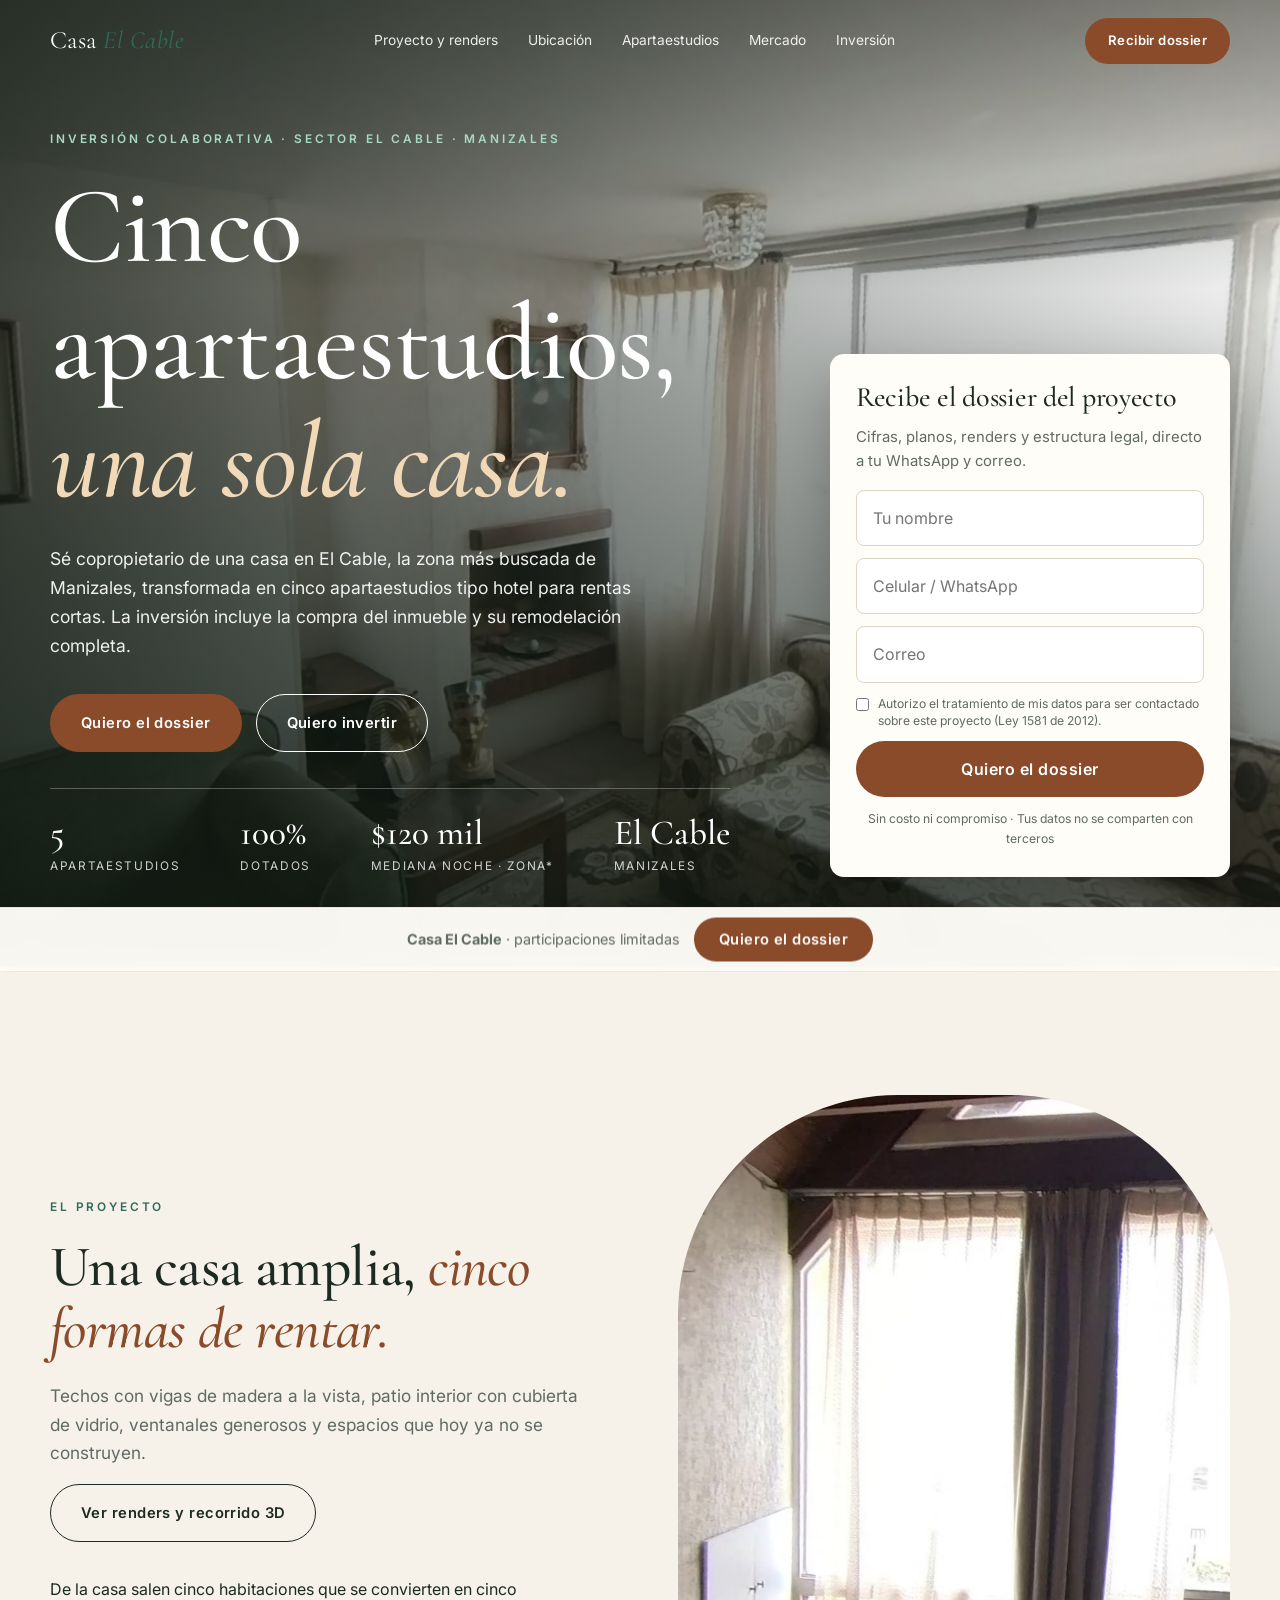
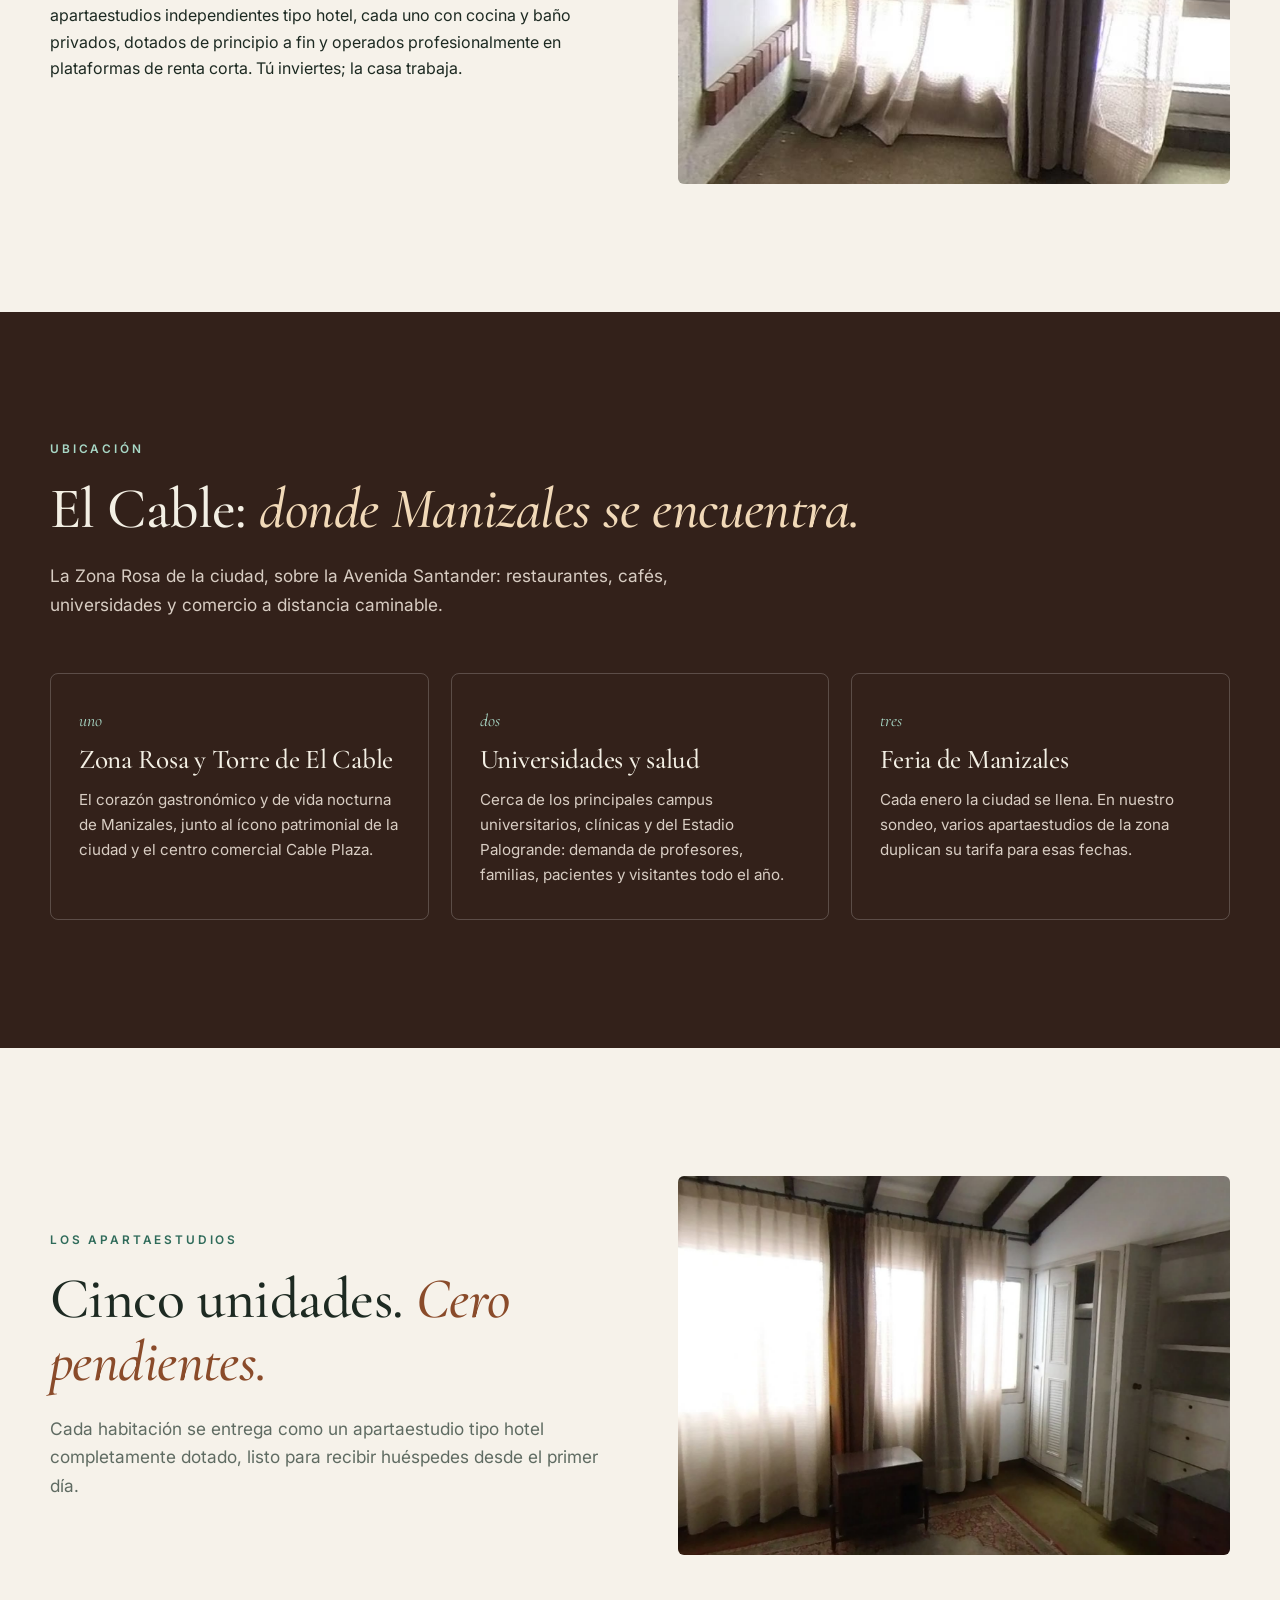
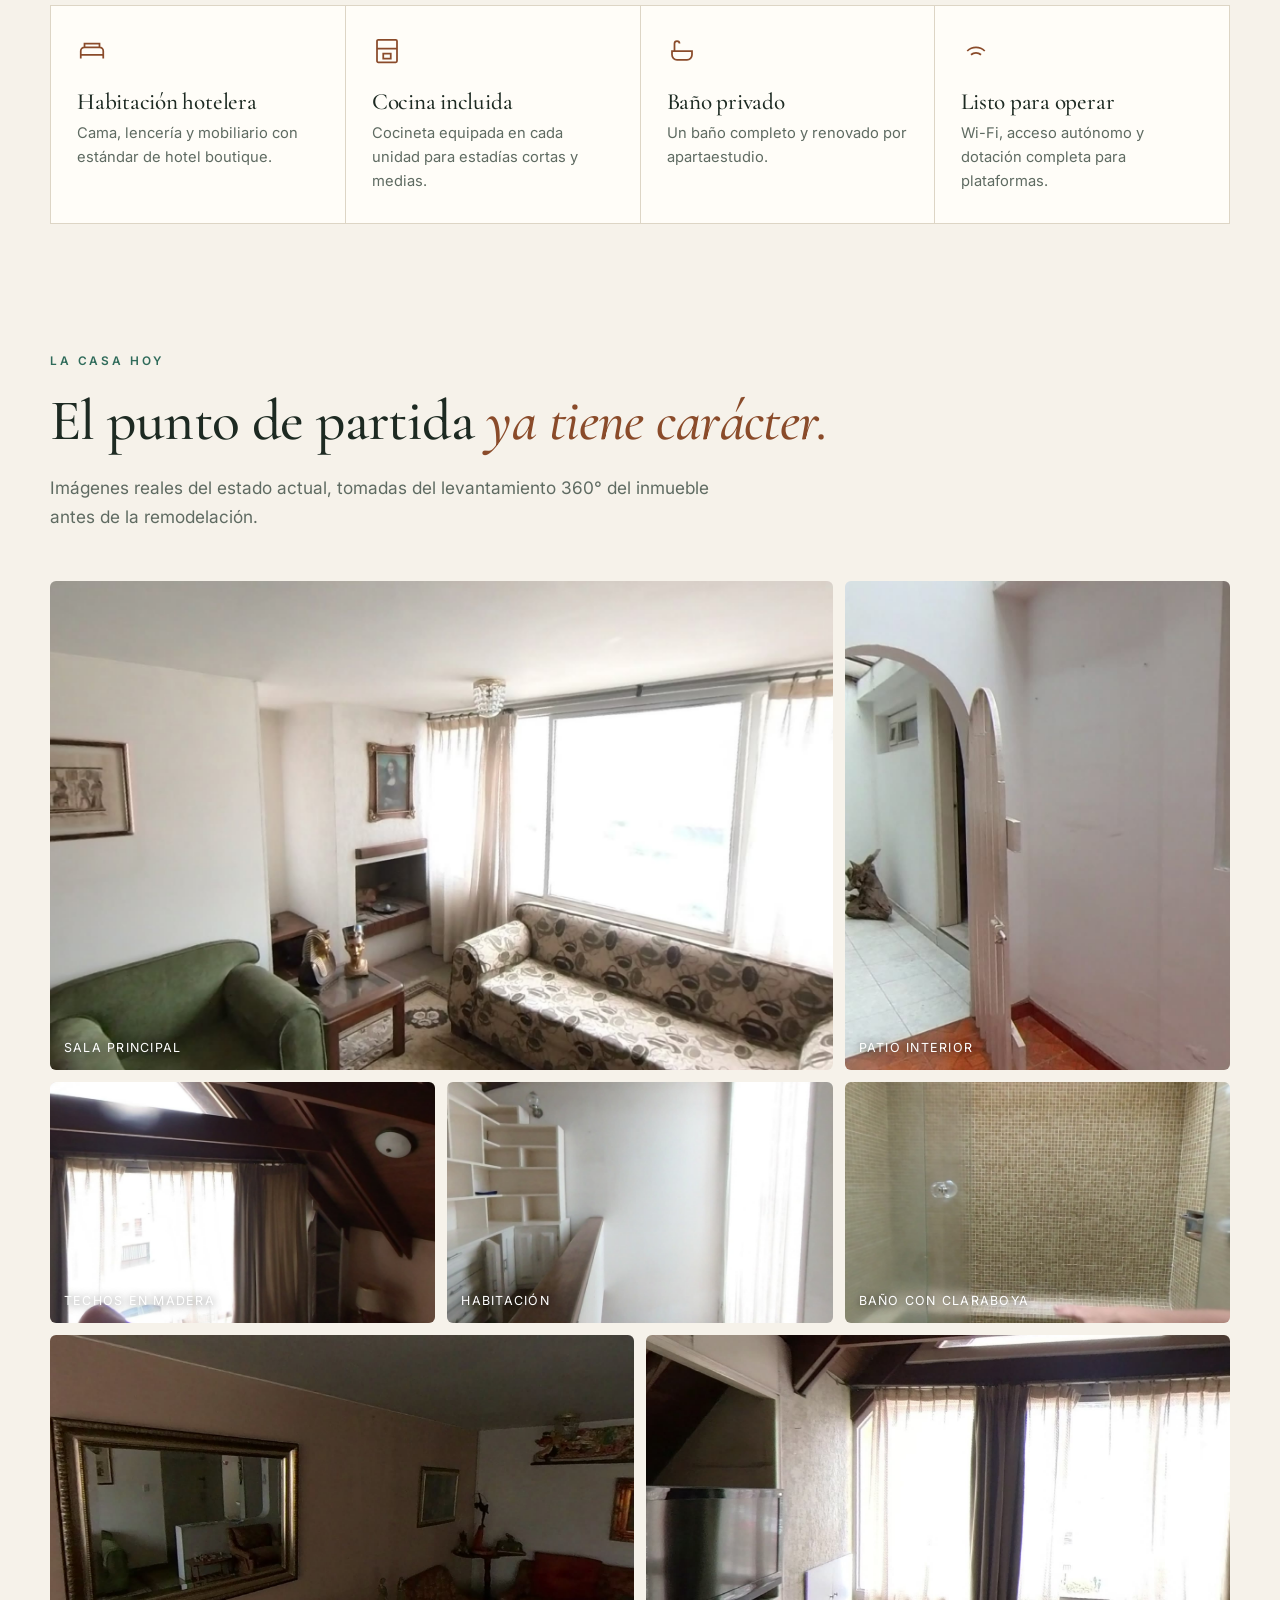
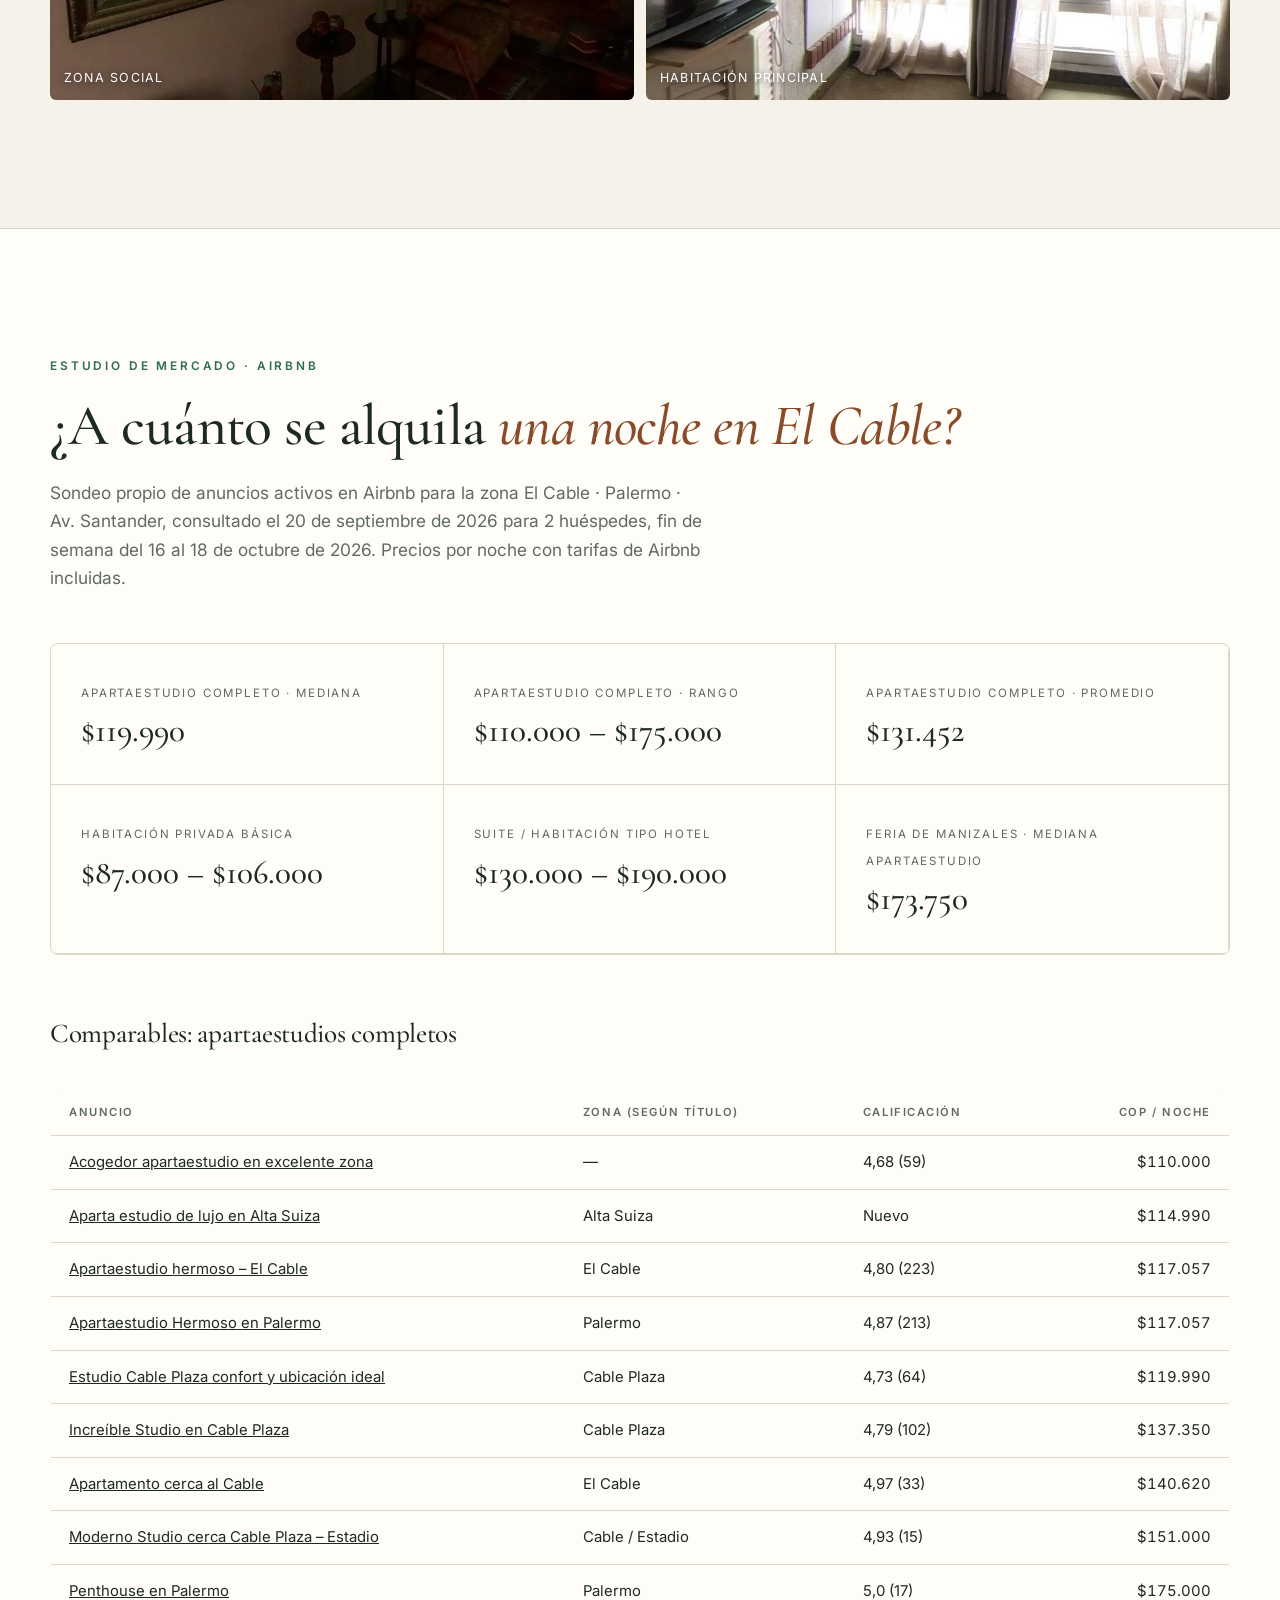
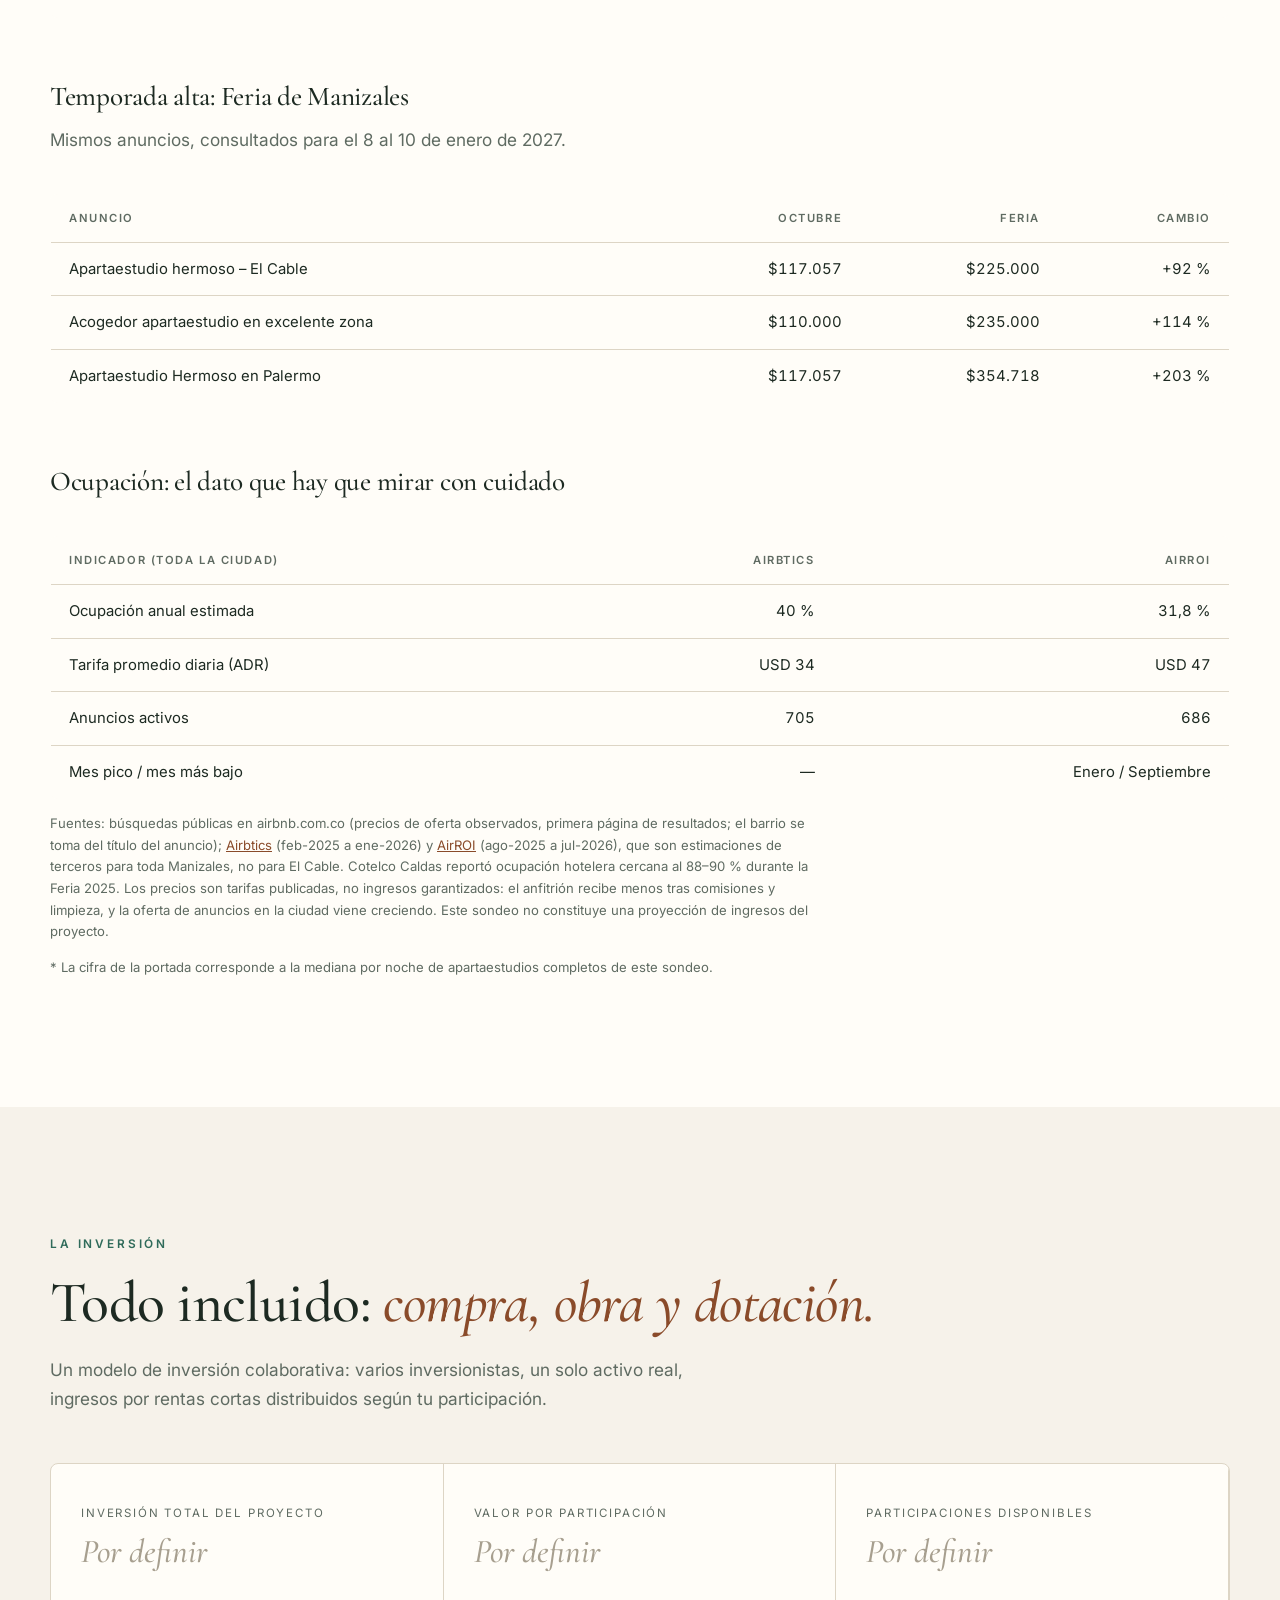
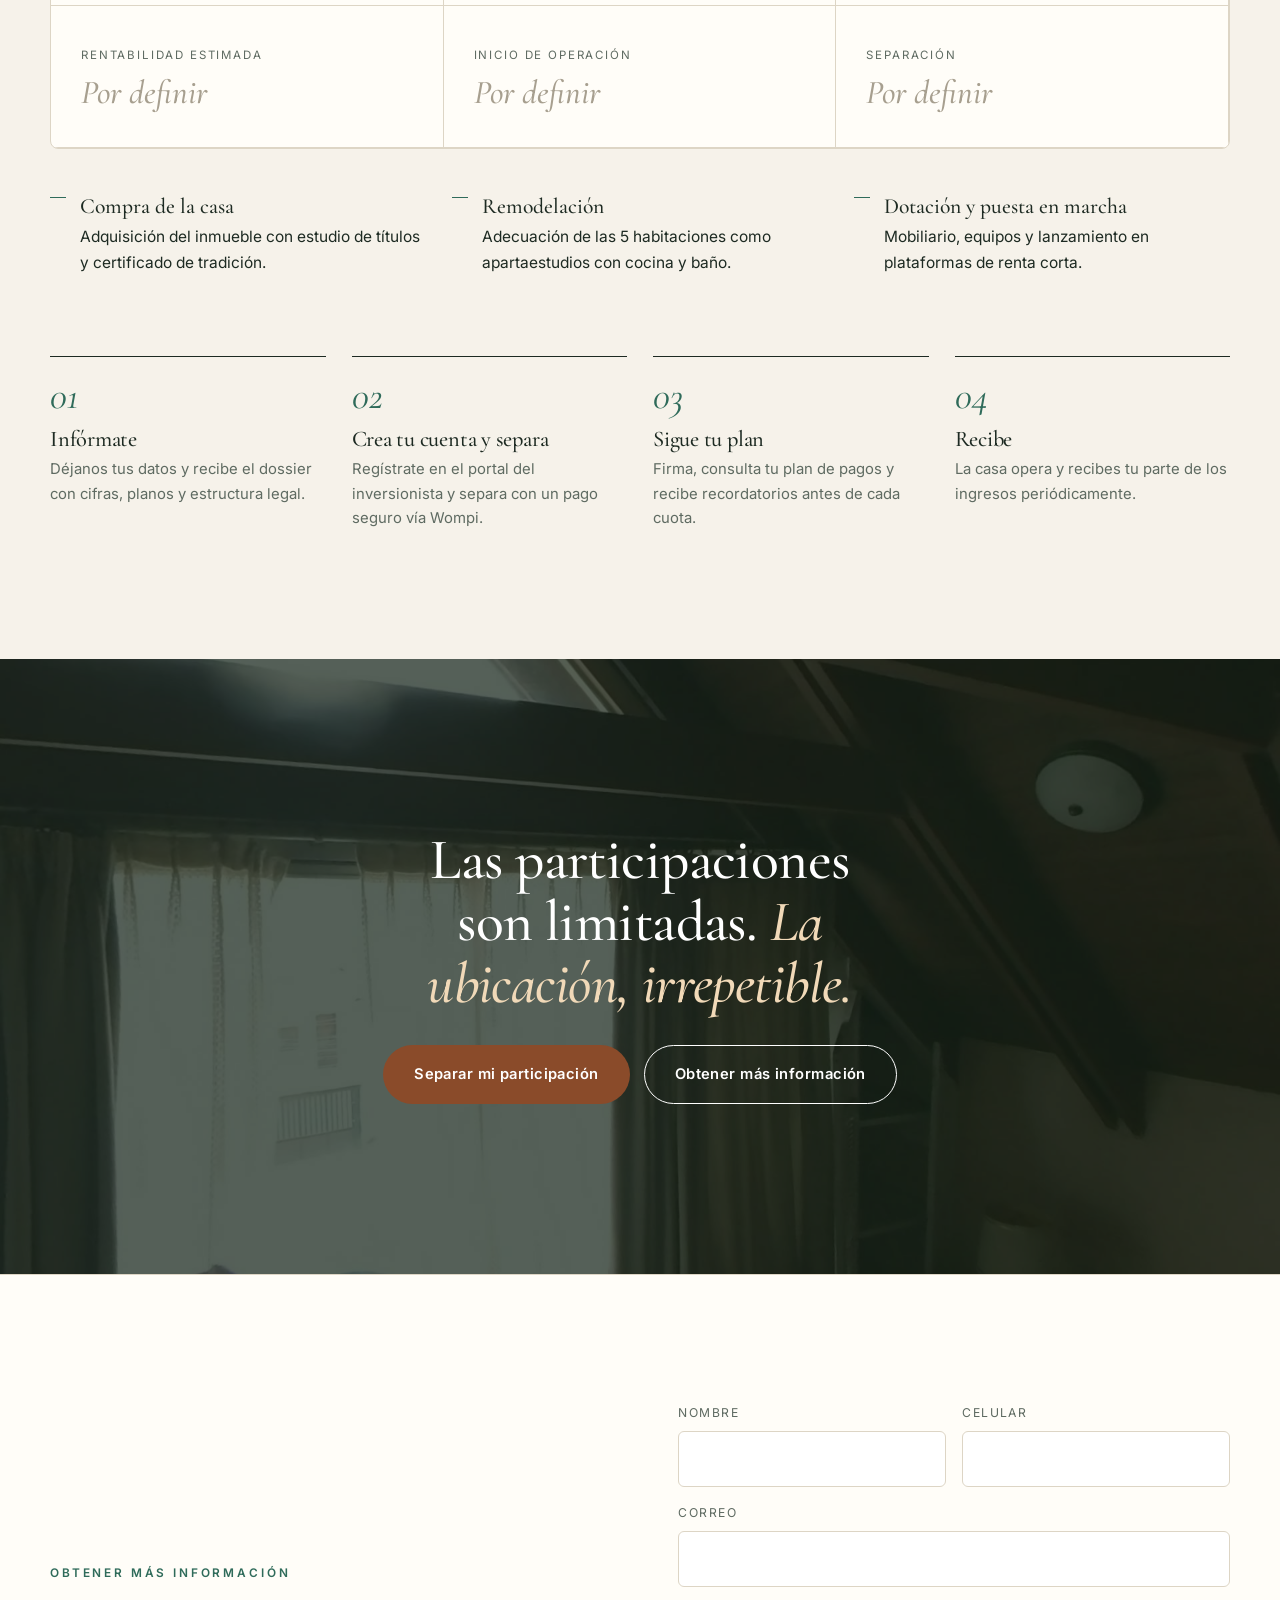
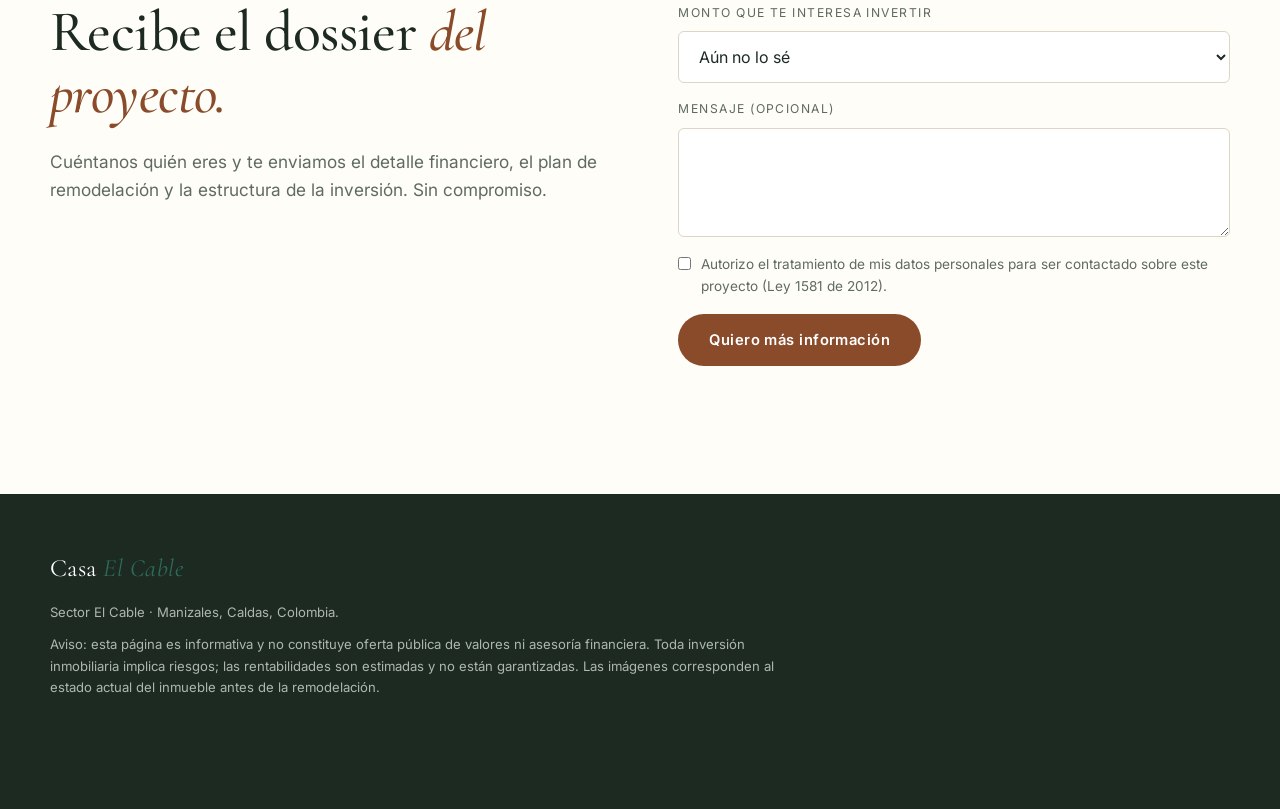
<file: index.html>
<!DOCTYPE html>
<html lang="es">
<head>
<meta charset="utf-8">
<meta name="viewport" content="width=device-width,initial-scale=1">
<title>Casa El Cable · Inversión colaborativa en rentas cortas · Manizales</title>
<meta name="description" content="Invierte en una casa en el sector El Cable, Manizales, transformada en 5 apartaestudios tipo hotel para rentas cortas. Compra + remodelación incluidas. Con estudio de mercado de Airbnb.">
<meta property="og:title" content="Casa El Cable · Inversión colaborativa en Manizales">
<meta property="og:image" content="assets/sala.jpg">
<link rel="preconnect" href="https://fonts.googleapis.com">
<link rel="preconnect" href="https://fonts.gstatic.com" crossorigin>
<link href="https://fonts.googleapis.com/css2?family=Cormorant+Garamond:ital,wght@0,400;0,500;1,400;1,500&family=Inter:wght@400;500;600&display=swap" rel="stylesheet">
<link rel="stylesheet" href="styles.css">
</head>
<body>

<header class="nav" id="nav">
  <div class="wrap">
    <a class="brand" href="#top">Casa <span>El Cable</span></a>
    <ul>
      <li><a href="proyecto.html">Proyecto y renders</a></li>
      <li><a href="#ubicacion">Ubicación</a></li>
      <li><a href="#apartamentos">Apartaestudios</a></li>
      <li><a href="#mercado">Mercado</a></li>
      <li><a href="#inversion">Inversión</a></li>
    </ul>
    <a class="btn btn-primary" href="invertir.html">Invertir</a>
  </div>
</header>

<section class="hero" id="top">
  <div class="hero-media"><video src="assets/clip-sala.mp4" poster="assets/sala.jpg" autoplay muted loop playsinline></video></div>
  <div class="wrap">
    <span class="eyebrow">Inversión colaborativa · Sector El Cable · Manizales</span>
    <h1>Cinco apartaestudios, <em>una sola casa.</em></h1>
    <p>Sé copropietario de una casa en El Cable, la zona más buscada de Manizales, transformada en cinco apartaestudios tipo hotel para rentas cortas. La inversión incluye la compra del inmueble y su remodelación completa.</p>
    <div class="cta">
      <a class="btn btn-primary" href="invertir.html">Quiero invertir</a>
      <a class="btn btn-ghost" href="#contacto">Obtener más información</a>
    </div>
    <div class="hero-facts">
      <div><b>5</b><small>Apartaestudios</small></div>
      <div><b>100%</b><small>Dotados</small></div>
      <div><b>$120 mil</b><small>Mediana noche · zona*</small></div>
      <div><b>El Cable</b><small>Manizales</small></div>
    </div>
  </div>
</section>

<section id="proyecto">
  <div class="wrap split">
    <div class="reveal">
      <span class="eyebrow">El proyecto</span>
      <h2>Una casa amplia, <em>cinco formas de rentar.</em></h2>
      <p class="lead">Techos con vigas de madera a la vista, patio interior con cubierta de vidrio, ventanales generosos y espacios que hoy ya no se construyen.</p>
      <p><a class="btn btn-ghost btn-dark" href="proyecto.html" style="margin-bottom:18px">Ver renders y recorrido 3D</a></p><p>De la casa salen cinco habitaciones que se convierten en cinco apartaestudios independientes tipo hotel, cada uno con cocina y baño privados, dotados de principio a fin y operados profesionalmente en plataformas de renta corta. Tú inviertes; la casa trabaja.</p>
    </div>
    <div class="frame reveal"><img src="assets/hab-vigas.jpg" alt="Habitación con vigas de madera a la vista" loading="lazy"></div>
  </div>
</section>

<section class="dark" id="ubicacion">
  <div class="wrap">
    <div class="reveal">
      <span class="eyebrow">Ubicación</span>
      <h2>El Cable: <em>donde Manizales se encuentra.</em></h2>
      <p class="lead" style="margin-top:22px">La Zona Rosa de la ciudad, sobre la Avenida Santander: restaurantes, cafés, universidades y comercio a distancia caminable.</p>
    </div>
    <div class="cards">
      <div class="card reveal"><span class="n">uno</span><h3>Zona Rosa y Torre de El Cable</h3><p>El corazón gastronómico y de vida nocturna de Manizales, junto al ícono patrimonial de la ciudad y el centro comercial Cable Plaza.</p></div>
      <div class="card reveal"><span class="n">dos</span><h3>Universidades y salud</h3><p>Cerca de los principales campus universitarios, clínicas y del Estadio Palogrande: demanda de profesores, familias, pacientes y visitantes todo el año.</p></div>
      <div class="card reveal"><span class="n">tres</span><h3>Feria de Manizales</h3><p>Cada enero la ciudad se llena. En nuestro sondeo, varios apartaestudios de la zona duplican su tarifa para esas fechas.</p></div>
    </div>
  </div>
</section>

<section id="apartamentos">
  <div class="wrap">
    <div class="split">
      <div class="reveal">
        <span class="eyebrow">Los apartaestudios</span>
        <h2>Cinco unidades. <em>Cero pendientes.</em></h2>
        <p class="lead">Cada habitación se entrega como un apartaestudio tipo hotel completamente dotado, listo para recibir huéspedes desde el primer día.</p>
      </div>
      <div class="frame wide reveal"><img src="assets/hab-cortinas.jpg" alt="Habitación con ventanal y clóset" loading="lazy"></div>
    </div>
    <div class="units">
      <div class="unit reveal"><svg viewBox="0 0 24 24"><path d="M3 18v-6a3 3 0 013-3h12a3 3 0 013 3v6M3 15h18M6 9V6h12v3"/></svg><h3>Habitación hotelera</h3><p>Cama, lencería y mobiliario con estándar de hotel boutique.</p></div>
      <div class="unit reveal"><svg viewBox="0 0 24 24"><rect x="4" y="3" width="16" height="18" rx="1"/><path d="M4 10h16M8 6.5h0M12 6.5h0M9 14h6v4H9z"/></svg><h3>Cocina incluida</h3><p>Cocineta equipada en cada unidad para estadías cortas y medias.</p></div>
      <div class="unit reveal"><svg viewBox="0 0 24 24"><path d="M4 12h16v3a4 4 0 01-4 4H8a4 4 0 01-4-4zM6 12V6a2 2 0 014 0"/></svg><h3>Baño privado</h3><p>Un baño completo y renovado por apartaestudio.</p></div>
      <div class="unit reveal"><svg viewBox="0 0 24 24"><path d="M5 12a10 10 0 0114 0M8 15a6 6 0 018 0M12 18.5h0"/></svg><h3>Listo para operar</h3><p>Wi-Fi, acceso autónomo y dotación completa para plataformas.</p></div>
    </div>
  </div>
</section>

<section id="galeria" style="padding-top:0">
  <div class="wrap">
    <div class="reveal">
      <span class="eyebrow">La casa hoy</span>
      <h2>El punto de partida <em>ya tiene carácter.</em></h2>
      <p class="lead" style="margin-top:22px">Imágenes reales del estado actual, tomadas del levantamiento 360° del inmueble antes de la remodelación.</p>
    </div>
    <div class="gallery">
      <figure class="w8 reveal"><img src="assets/sala.jpg" alt="Sala con ventanal" loading="lazy"><figcaption>Sala principal</figcaption></figure>
      <figure class="reveal"><img src="assets/patio.jpg" alt="Patio interior con arco" loading="lazy"><figcaption>Patio interior</figcaption></figure>
      <figure class="reveal"><img src="assets/hab-madera.jpg" alt="Habitación con techo en madera" loading="lazy"><figcaption>Techos en madera</figcaption></figure>
      <figure class="reveal"><img src="assets/hab-estantes.jpg" alt="Habitación con biblioteca empotrada" loading="lazy"><figcaption>Habitación</figcaption></figure>
      <figure class="reveal"><img src="assets/bano.jpg" alt="Ducha con claraboya" loading="lazy"><figcaption>Baño con claraboya</figcaption></figure>
      <figure class="w6 reveal"><img src="assets/sala-espejo.jpg" alt="Zona social" loading="lazy"><figcaption>Zona social</figcaption></figure>
      <figure class="w6 reveal"><img src="assets/hab-vigas.jpg" alt="Habitación con vigas" loading="lazy"><figcaption>Habitación principal</figcaption></figure>
    </div>
  </div>
</section>

<section class="contact market" id="mercado">
  <div class="wrap">
    <div class="reveal">
      <span class="eyebrow">Estudio de mercado · Airbnb</span>
      <h2>¿A cuánto se alquila <em>una noche en El Cable?</em></h2>
      <p class="lead" style="margin-top:22px">Sondeo propio de anuncios activos en Airbnb para la zona El Cable · Palermo · Av. Santander, consultado el 20 de septiembre de 2026 para 2 huéspedes, fin de semana del 16 al 18 de octubre de 2026. Precios por noche con tarifas de Airbnb incluidas.</p>
    </div>

    <div class="figures reveal">
      <div><small>Apartaestudio completo · mediana</small><b>$119.990</b></div>
      <div><small>Apartaestudio completo · rango</small><b>$110.000 – $175.000</b></div>
      <div><small>Apartaestudio completo · promedio</small><b>$131.452</b></div>
      <div><small>Habitación privada básica</small><b>$87.000 – $106.000</b></div>
      <div><small>Suite / habitación tipo hotel</small><b>$130.000 – $190.000</b></div>
      <div><small>Feria de Manizales · mediana apartaestudio</small><b>$173.750</b></div>
    </div>

    <h3 class="reveal">Comparables: apartaestudios completos</h3>
    <div class="scroll reveal">
    <table>
      <thead><tr><th>Anuncio</th><th>Zona (según título)</th><th>Calificación</th><th class="num">COP / noche</th></tr></thead>
      <tbody>
        <tr><td><a href="https://www.airbnb.com.co/rooms/1360813601956546666" target="_blank" rel="noopener">Acogedor apartaestudio en excelente zona</a></td><td>—</td><td>4,68 (59)</td><td class="num">$110.000</td></tr>
        <tr><td><a href="https://www.airbnb.com.co/rooms/1753058010416993537" target="_blank" rel="noopener">Aparta estudio de lujo en Alta Suiza</a></td><td>Alta Suiza</td><td>Nuevo</td><td class="num">$114.990</td></tr>
        <tr><td><a href="https://www.airbnb.com.co/rooms/1110955603611986351" target="_blank" rel="noopener">Apartaestudio hermoso – El Cable</a></td><td>El Cable</td><td>4,80 (223)</td><td class="num">$117.057</td></tr>
        <tr><td><a href="https://www.airbnb.com.co/rooms/1047792465629483976" target="_blank" rel="noopener">Apartaestudio Hermoso en Palermo</a></td><td>Palermo</td><td>4,87 (213)</td><td class="num">$117.057</td></tr>
        <tr><td><a href="https://www.airbnb.com.co/rooms/1516322319770287043" target="_blank" rel="noopener">Estudio Cable Plaza confort y ubicación ideal</a></td><td>Cable Plaza</td><td>4,73 (64)</td><td class="num">$119.990</td></tr>
        <tr><td><a href="https://www.airbnb.com.co/rooms/1102066758173163607" target="_blank" rel="noopener">Increíble Studio en Cable Plaza</a></td><td>Cable Plaza</td><td>4,79 (102)</td><td class="num">$137.350</td></tr>
        <tr><td><a href="https://www.airbnb.com.co/rooms/1641306306403778766" target="_blank" rel="noopener">Apartamento cerca al Cable</a></td><td>El Cable</td><td>4,97 (33)</td><td class="num">$140.620</td></tr>
        <tr><td><a href="https://www.airbnb.com.co/rooms/1674758931074589331" target="_blank" rel="noopener">Moderno Studio cerca Cable Plaza – Estadio</a></td><td>Cable / Estadio</td><td>4,93 (15)</td><td class="num">$151.000</td></tr>
        <tr><td><a href="https://www.airbnb.com.co/rooms/1711290761121358909" target="_blank" rel="noopener">Penthouse en Palermo</a></td><td>Palermo</td><td>5,0 (17)</td><td class="num">$175.000</td></tr>
      </tbody>
    </table>
    </div>

    <h3 class="reveal">Temporada alta: Feria de Manizales</h3>
    <p class="lead reveal" style="margin-top:14px">Mismos anuncios, consultados para el 8 al 10 de enero de 2027.</p>
    <div class="scroll reveal">
    <table>
      <thead><tr><th>Anuncio</th><th class="num">Octubre</th><th class="num">Feria</th><th class="num">Cambio</th></tr></thead>
      <tbody>
        <tr><td>Apartaestudio hermoso – El Cable</td><td class="num">$117.057</td><td class="num">$225.000</td><td class="num">+92 %</td></tr>
        <tr><td>Acogedor apartaestudio en excelente zona</td><td class="num">$110.000</td><td class="num">$235.000</td><td class="num">+114 %</td></tr>
        <tr><td>Apartaestudio Hermoso en Palermo</td><td class="num">$117.057</td><td class="num">$354.718</td><td class="num">+203 %</td></tr>
      </tbody>
    </table>
    </div>

    <h3 class="reveal">Ocupación: el dato que hay que mirar con cuidado</h3>
    <div class="scroll reveal">
    <table>
      <thead><tr><th>Indicador (toda la ciudad)</th><th class="num">Airbtics</th><th class="num">AirROI</th></tr></thead>
      <tbody>
        <tr><td>Ocupación anual estimada</td><td class="num">40 %</td><td class="num">31,8 %</td></tr>
        <tr><td>Tarifa promedio diaria (ADR)</td><td class="num">USD 34</td><td class="num">USD 47</td></tr>
        <tr><td>Anuncios activos</td><td class="num">705</td><td class="num">686</td></tr>
        <tr><td>Mes pico / mes más bajo</td><td class="num">—</td><td class="num">Enero / Septiembre</td></tr>
      </tbody>
    </table>
    </div>
    <p class="src reveal">Fuentes: búsquedas públicas en airbnb.com.co (precios de oferta observados, primera página de resultados; el barrio se toma del título del anuncio); <a href="https://airbtics.com/annual-airbnb-revenue-in-manizales-columbia/" target="_blank" rel="noopener">Airbtics</a> (feb-2025 a ene-2026) y <a href="https://www.airroi.com/airbnb-data/colombia/caldas/manizales" target="_blank" rel="noopener">AirROI</a> (ago-2025 a jul-2026), que son estimaciones de terceros para toda Manizales, no para El Cable. Cotelco Caldas reportó ocupación hotelera cercana al 88–90 % durante la Feria 2025. Los precios son tarifas publicadas, no ingresos garantizados: el anfitrión recibe menos tras comisiones y limpieza, y la oferta de anuncios en la ciudad viene creciendo. Este sondeo no constituye una proyección de ingresos del proyecto.</p>
    <p class="src reveal">* La cifra de la portada corresponde a la mediana por noche de apartaestudios completos de este sondeo.</p>
  </div>
</section>

<section id="inversion">
  <div class="wrap">
    <div class="reveal">
      <span class="eyebrow">La inversión</span>
      <h2>Todo incluido: <em>compra, obra y dotación.</em></h2>
      <p class="lead" style="margin-top:22px">Un modelo de inversión colaborativa: varios inversionistas, un solo activo real, ingresos por rentas cortas distribuidos según tu participación.</p>
    </div>
    <div class="figures reveal">
      <div><small>Inversión total del proyecto</small><b data-cfg="inversionTotal"></b></div>
      <div><small>Valor por participación</small><b data-cfg="valorParticipacion"></b></div>
      <div><small>Participaciones disponibles</small><b data-cfg="numeroParticipaciones"></b></div>
      <div><small>Rentabilidad estimada</small><b data-cfg="rentabilidadEstimada"></b></div>
      <div><small>Inicio de operación</small><b data-cfg="inicioOperacion"></b></div>
      <div><small>Separación</small><b data-cfg="valorSeparacion"></b></div>
    </div>
    <ul class="includes reveal" style="padding:0">
      <li><b>Compra de la casa</b>Adquisición del inmueble con estudio de títulos y certificado de tradición.</li>
      <li><b>Remodelación</b>Adecuación de las 5 habitaciones como apartaestudios con cocina y baño.</li>
      <li><b>Dotación y puesta en marcha</b>Mobiliario, equipos y lanzamiento en plataformas de renta corta.</li>
    </ul>

    <ol class="steps reveal" style="padding:0;margin-top:80px">
      <li><h3>Infórmate</h3><p>Déjanos tus datos y recibe el dossier con cifras, planos y estructura legal.</p></li>
      <li><h3>Crea tu cuenta y separa</h3><p>Regístrate en el portal del inversionista y separa con un pago seguro vía Wompi.</p></li>
      <li><h3>Sigue tu plan</h3><p>Firma, consulta tu plan de pagos y recibe recordatorios antes de cada cuota.</p></li>
      <li><h3>Recibe</h3><p>La casa opera y recibes tu parte de los ingresos periódicamente.</p></li>
    </ol>
  </div>
</section>

<section class="band">
  <img src="assets/hab-madera.jpg" alt="" loading="lazy">
  <div class="wrap reveal">
    <h2>Las participaciones son limitadas. <em>La ubicación, irrepetible.</em></h2>
    <div class="cta">
      <a class="btn btn-primary" href="invertir.html">Separar mi participación</a>
      <a class="btn btn-ghost" href="#contacto">Obtener más información</a>
    </div>
  </div>
</section>

<section id="contacto" class="contact">
  <div class="wrap split">
    <div class="reveal">
      <span class="eyebrow">Obtener más información</span>
      <h2>Recibe el dossier <em>del proyecto.</em></h2>
      <p class="lead">Cuéntanos quién eres y te enviamos el detalle financiero, el plan de remodelación y la estructura de la inversión. Sin compromiso.</p>
    </div>
    <form id="infoForm" class="reveal">
      <div class="row">
        <label>Nombre<input name="nombre" required autocomplete="name"></label>
        <label>Celular<input name="celular" type="tel" required autocomplete="tel"></label>
      </div>
      <label>Correo<input name="correo" type="email" required autocomplete="email"></label>
      <label>Monto que te interesa invertir
        <select name="monto">
          <option>Aún no lo sé</option><option>Una participación</option><option>Dos o más participaciones</option>
        </select>
      </label>
      <label>Mensaje (opcional)<textarea name="mensaje" rows="3"></textarea></label>
      <label class="check"><input type="checkbox" required> Autorizo el tratamiento de mis datos personales para ser contactado sobre este proyecto (Ley 1581 de 2012).</label>
      <button class="btn btn-primary" type="submit" style="justify-self:start">Quiero más información</button>
      <div class="msg" id="formMsg"></div>
    </form>
  </div>
</section>

<footer>
  <div class="wrap">
    <a class="brand" href="#top">Casa <span>El Cable</span></a>
    <p>Sector El Cable · Manizales, Caldas, Colombia.</p>
    <p>Aviso: esta página es informativa y no constituye oferta pública de valores ni asesoría financiera. Toda inversión inmobiliaria implica riesgos; las rentabilidades son estimadas y no están garantizadas. Las imágenes corresponden al estado actual del inmueble antes de la remodelación.</p>
  </div>
</footer>

<div class="lightbox" id="lb"><img alt=""></div>

<script src="config.js"></script>
<script type="module" src="site.js"></script>
</body>
</html>
</file>
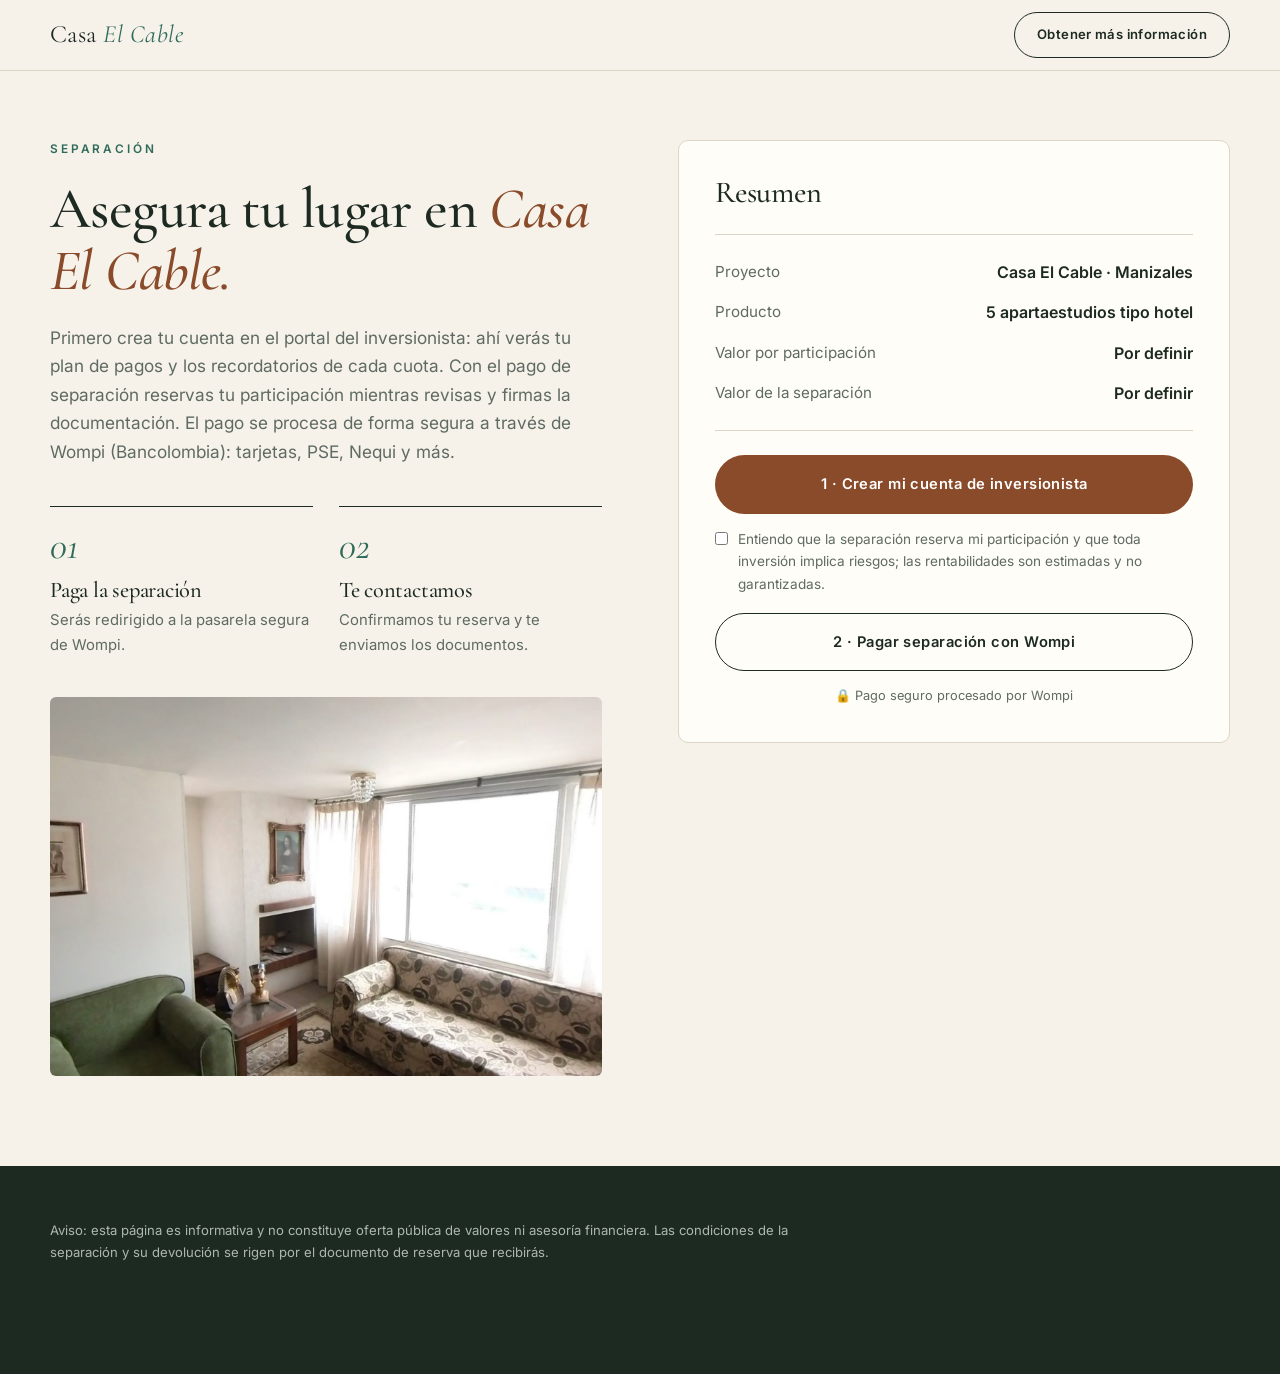
<file: invertir.html>
<!DOCTYPE html>
<html lang="es">
<head>
<meta charset="utf-8">
<meta name="viewport" content="width=device-width,initial-scale=1">
<title>Separa tu participación · Casa El Cable</title>
<link rel="preconnect" href="https://fonts.googleapis.com">
<link rel="preconnect" href="https://fonts.gstatic.com" crossorigin>
<link href="https://fonts.googleapis.com/css2?family=Cormorant+Garamond:ital,wght@0,400;0,500;1,400;1,500&family=Inter:wght@400;500;600&display=swap" rel="stylesheet">
<link rel="stylesheet" href="styles.css">
</head>
<body>

<header class="nav solid">
  <div class="wrap">
    <a class="brand" href="index.html">Casa <span>El Cable</span></a>
    <a class="btn btn-dark btn-ghost" href="index.html#contacto">Obtener más información</a>
  </div>
</header>

<main class="checkout">
  <div class="wrap split" style="align-items:start">
    <div>
      <span class="eyebrow">Separación</span>
      <h2>Asegura tu lugar en <em>Casa El Cable.</em></h2>
      <p class="lead">Primero crea tu cuenta en el portal del inversionista: ahí verás tu plan de pagos y los recordatorios de cada cuota. Con el pago de separación reservas tu participación mientras revisas y firmas la documentación. El pago se procesa de forma segura a través de Wompi (Bancolombia): tarjetas, PSE, Nequi y más.</p>
      <ol class="steps" style="padding:0;grid-template-columns:1fr 1fr;margin-top:40px">
        <li><h3>Paga la separación</h3><p>Serás redirigido a la pasarela segura de Wompi.</p></li>
        <li><h3>Te contactamos</h3><p>Confirmamos tu reserva y te enviamos los documentos.</p></li>
      </ol>
      <div class="frame wide" style="margin-top:40px"><img src="assets/sala.jpg" alt="Sala de la casa"></div>
    </div>

    <aside class="summary">
      <h3 style="font-size:1.9rem">Resumen</h3>
      <dl>
        <dt>Proyecto</dt><dd>Casa El Cable · Manizales</dd>
        <dt>Producto</dt><dd>5 apartaestudios tipo hotel</dd>
        <dt>Valor por participación</dt><dd data-cfg="valorParticipacion"></dd>
        <dt>Valor de la separación</dt><dd data-cfg="valorSeparacion"></dd>
      </dl>
      <a class="btn btn-primary" data-portal href="#" target="_blank" rel="noopener" style="margin-bottom:14px">1 · Crear mi cuenta de inversionista</a>
      <label class="check" style="margin-bottom:18px"><input type="checkbox" id="ok"> Entiendo que la separación reserva mi participación y que toda inversión implica riesgos; las rentabilidades son estimadas y no garantizadas.</label>
      <a class="btn btn-ghost btn-dark" id="pay" href="#">2 · Pagar separación con Wompi</a>
      <div class="wompi-note">🔒 Pago seguro procesado por Wompi</div>
      <div class="msg" id="payMsg" style="margin-top:16px"></div>
    </aside>
  </div>
</main>

<footer style="margin-top:90px">
  <div class="wrap">
    <p>Aviso: esta página es informativa y no constituye oferta pública de valores ni asesoría financiera. Las condiciones de la separación y su devolución se rigen por el documento de reserva que recibirás.</p>
  </div>
</footer>

<script src="config.js"></script>
<script>
const C = window.ALAMEDA || {};
document.querySelectorAll('[data-cfg]').forEach(el=>{ el.textContent = C[el.dataset.cfg] ?? 'Por definir'; });
document.getElementById('pay').addEventListener('click',e=>{
  e.preventDefault();
  const msg=document.getElementById('payMsg'); msg.classList.add('on');
  if(!document.getElementById('ok').checked){ msg.textContent='Marca la casilla para continuar.'; return; }
  if(!C.wompiLink){ msg.textContent='Falta configurar el link de pago de Wompi en config.js (wompiLink).'; return; }
  location.href = C.wompiLink;
});
</script>
<script type="module" src="site.js"></script>
</body>
</html>
</file>
<file: styles.css>
:root{
  --cream:#f6f2ea; --paper:#fffdf8; --ink:#1d2a22; --muted:#5f6b62;
  --green:#8a4b2a; --green-dark:#33211a; --terra:#2f6b5a; --line:#ddd5c5;
  --serif:"Cormorant Garamond",Georgia,serif; --sans:"Inter",system-ui,sans-serif;
}
*{box-sizing:border-box;margin:0}
html{scroll-behavior:smooth}
body{font-family:var(--sans);color:var(--ink);background:var(--cream);line-height:1.65;-webkit-font-smoothing:antialiased}
img,video{display:block;max-width:100%}
a{color:inherit}
.wrap{width:min(1180px,100% - 40px);margin-inline:auto}
h1,h2,h3{font-family:var(--serif);font-weight:500;line-height:1.08;letter-spacing:-.01em}
h2{font-size:clamp(2.1rem,4.6vw,3.6rem)}
h2 em,h1 em{font-style:italic;color:var(--green)}
.eyebrow{font-size:.74rem;letter-spacing:.24em;text-transform:uppercase;color:var(--terra);font-weight:600;margin-bottom:18px;display:block}
.lead{font-size:1.08rem;color:var(--muted);max-width:60ch}
section{padding:clamp(70px,10vw,130px) 0}

/* Botones */
.btn{display:inline-flex;align-items:center;gap:10px;padding:16px 30px;border-radius:999px;font-weight:600;font-size:.92rem;letter-spacing:.03em;text-decoration:none;border:1px solid transparent;cursor:pointer;transition:.25s;font-family:var(--sans)}
.btn-primary{background:var(--green);color:#fff}
.btn-primary:hover{background:var(--green-dark);transform:translateY(-2px)}
.btn-ghost{border-color:currentColor;color:inherit;background:transparent}
.btn-ghost:hover{background:#fff;color:var(--ink);border-color:#fff}
.btn-dark{border-color:var(--ink)}
.btn-dark:hover{background:var(--ink);color:#fff;border-color:var(--ink)}

/* Nav */
.nav{position:fixed;inset:0 0 auto 0;z-index:50;padding:18px 0;color:#fff;transition:.3s}
.nav.solid{background:rgba(246,242,234,.94);backdrop-filter:blur(10px);color:var(--ink);box-shadow:0 1px 0 var(--line);padding:12px 0}
.nav .wrap{display:flex;align-items:center;justify-content:space-between;gap:20px}
.brand{font-family:var(--serif);font-size:1.55rem;text-decoration:none;letter-spacing:.02em}
.brand span{font-style:italic;color:var(--terra)}
.nav ul{display:flex;gap:30px;list-style:none;padding:0;font-size:.86rem}
.nav ul a{text-decoration:none;opacity:.9}
.nav ul a:hover{opacity:1;text-decoration:underline;text-underline-offset:6px}
.nav .btn{padding:11px 22px;font-size:.82rem}
@media(max-width:860px){.nav ul{display:none}}

/* Hero */
.hero{position:relative;min-height:100svh;display:flex;align-items:flex-end;color:#fff;padding:130px 0 clamp(50px,8vw,90px);overflow:hidden}
.hero-media{position:absolute;inset:0}
.hero-media img,.hero-media video{width:100%;height:100%;object-fit:cover}
.hero-media::after{content:"";position:absolute;inset:0;background:linear-gradient(90deg,rgba(15,25,18,.72) 0%,rgba(15,25,18,.35) 55%,rgba(15,25,18,.05) 100%),linear-gradient(180deg,rgba(15,25,18,.4) 0%,rgba(15,25,18,0) 30%,rgba(15,25,18,.7) 100%)}
.hero .wrap{position:relative}
.hero .eyebrow{color:#a8d8c6}
.hero h1{font-size:clamp(3rem,8.5vw,7rem);max-width:13ch}
.hero h1 em{color:#f1d9b8}
.hero p{max-width:54ch;margin:24px 0 34px;font-size:1.1rem;opacity:.92}
.cta{display:flex;flex-wrap:wrap;gap:14px}
.hero-facts{display:grid;grid-template-columns:repeat(4,auto);gap:clamp(20px,5vw,60px);margin-top:54px;padding-top:26px;border-top:1px solid rgba(255,255,255,.28);width:fit-content}
.hero-facts b{display:block;font-family:var(--serif);font-size:2.2rem;font-weight:500;line-height:1}
.hero-facts small{font-size:.74rem;letter-spacing:.14em;text-transform:uppercase;opacity:.8}
@media(max-width:640px){.hero-facts{grid-template-columns:repeat(2,auto)}}

/* Split */
.split{display:grid;grid-template-columns:1fr 1fr;gap:clamp(30px,6vw,90px);align-items:center}
.split.rev>:first-child{order:2}
.split p+p{margin-top:16px}
.split .lead{margin-top:22px}
.frame{position:relative}
.frame img,.frame video{width:100%;aspect-ratio:4/5;object-fit:cover;border-radius:220px 220px 6px 6px}
.frame.wide img,.frame.wide video{aspect-ratio:16/11;border-radius:6px}
@media(max-width:860px){.split{grid-template-columns:1fr}.split.rev>:first-child{order:0}}

/* Ubicación */
.dark{background:var(--green-dark);color:#f3efe4}
.dark h2 em{color:#f1d9b8}
.dark .lead{color:#d8cdc3}
.dark .eyebrow{color:#a8d8c6}
.cards{display:grid;grid-template-columns:repeat(3,1fr);gap:22px;margin-top:54px}
.card{border:1px solid rgba(255,255,255,.2);border-radius:8px;padding:32px 28px}
.card .n{font-family:var(--serif);font-style:italic;font-size:1.1rem;color:#a8d8c6}
.card h3{font-size:1.7rem;margin:10px 0 12px}
.card p{font-size:.95rem;color:#d8cdc3}
@media(max-width:860px){.cards{grid-template-columns:1fr}}

/* Apartamentos */
.units{display:grid;grid-template-columns:repeat(4,1fr);gap:0;margin-top:50px;border-top:1px solid var(--line);border-left:1px solid var(--line)}
.unit{padding:30px 26px;border-right:1px solid var(--line);border-bottom:1px solid var(--line);background:var(--paper)}
.unit svg{width:30px;height:30px;stroke:var(--green);fill:none;stroke-width:1.4;margin-bottom:16px}
.unit h3{font-size:1.45rem;margin-bottom:6px}
.unit p{font-size:.92rem;color:var(--muted)}
@media(max-width:860px){.units{grid-template-columns:1fr 1fr}}
@media(max-width:520px){.units{grid-template-columns:1fr}}

/* Galería */
.gallery{display:grid;grid-template-columns:repeat(12,1fr);gap:12px;margin-top:50px}
.gallery figure{position:relative;overflow:hidden;border-radius:6px;cursor:zoom-in;grid-column:span 4}
.gallery figure.w6{grid-column:span 6}.gallery figure.w8{grid-column:span 8}
.gallery img{width:100%;height:100%;aspect-ratio:16/10;object-fit:cover;transition:transform .7s}
.gallery figure:hover img{transform:scale(1.05)}
.gallery figcaption{position:absolute;left:14px;bottom:12px;color:#fff;font-size:.78rem;letter-spacing:.1em;text-transform:uppercase;text-shadow:0 1px 8px rgba(0,0,0,.7)}
@media(max-width:760px){.gallery figure,.gallery figure.w6,.gallery figure.w8{grid-column:span 12}}
.lightbox{position:fixed;inset:0;background:rgba(10,15,12,.94);display:none;place-items:center;z-index:100;padding:20px;cursor:zoom-out}
.lightbox.on{display:grid}
.lightbox img{max-height:92vh;border-radius:4px}

/* Inversión */
.figures{display:grid;grid-template-columns:repeat(3,1fr);gap:0;margin-top:50px;border:1px solid var(--line);border-radius:8px;overflow:hidden;background:var(--paper)}
.figures div{padding:34px 30px;border-right:1px solid var(--line);border-bottom:1px solid var(--line)}
.figures small{font-size:.72rem;letter-spacing:.16em;text-transform:uppercase;color:var(--muted)}
.figures b{display:block;font-family:var(--serif);font-weight:500;font-size:clamp(1.5rem,2.6vw,2.2rem);margin-top:8px;line-height:1.15}
.figures b.tbd{color:#a79f8f;font-style:italic}
@media(max-width:760px){.figures{grid-template-columns:1fr}}
.includes{display:grid;grid-template-columns:repeat(3,1fr);gap:26px;margin-top:40px}
.includes li{list-style:none;padding-left:30px;position:relative;font-size:.97rem}
.includes li::before{content:"";position:absolute;left:0;top:.55em;width:16px;height:1px;background:var(--terra)}
.includes b{display:block;font-family:var(--serif);font-size:1.35rem;font-weight:500}
@media(max-width:760px){.includes{grid-template-columns:1fr}}

/* Pasos */
.steps{display:grid;grid-template-columns:repeat(4,1fr);gap:26px;margin-top:50px;counter-reset:s}
.steps li{list-style:none;counter-increment:s;border-top:1px solid var(--ink);padding-top:20px}
.steps li::before{content:"0" counter(s);font-family:var(--serif);font-style:italic;font-size:2.4rem;color:var(--terra);display:block;line-height:1;margin-bottom:12px}
.steps h3{font-size:1.4rem;margin-bottom:6px}
.steps p{font-size:.93rem;color:var(--muted)}
@media(max-width:860px){.steps{grid-template-columns:1fr 1fr}}
@media(max-width:520px){.steps{grid-template-columns:1fr}}

/* Contacto */
.contact{background:var(--paper);border-top:1px solid var(--line)}
form{display:grid;gap:16px}
.row{display:grid;grid-template-columns:1fr 1fr;gap:16px}
@media(max-width:520px){.row{grid-template-columns:1fr}}
label{font-size:.76rem;letter-spacing:.12em;text-transform:uppercase;color:var(--muted);display:grid;gap:8px}
input,select,textarea{font:inherit;font-size:1rem;letter-spacing:0;text-transform:none;color:var(--ink);padding:14px 16px;border:1px solid var(--line);border-radius:6px;background:#fff;width:100%}
input:focus,select:focus,textarea:focus{outline:2px solid var(--green);outline-offset:1px;border-color:transparent}
.check{display:flex;gap:10px;align-items:flex-start;text-transform:none;letter-spacing:0;font-size:.85rem}
.check input{width:auto;margin-top:4px}
.note{font-size:.84rem;color:var(--muted)}
.msg{padding:14px 16px;border-radius:6px;background:#f3ece4;border:1px solid #e0d2c2;font-size:.92rem;display:none}
.msg.on{display:block}

/* Banda CTA */
.band{position:relative;color:#fff;text-align:center;padding:clamp(90px,14vw,170px) 0;overflow:hidden}
.band img{position:absolute;inset:0;width:100%;height:100%;object-fit:cover}
.band::after{content:"";position:absolute;inset:0;background:rgba(20,35,24,.72)}
.band .wrap{position:relative;z-index:1}
.band h2{max-width:18ch;margin:0 auto 30px}
.band h2 em{color:#f1d9b8}
.band .cta{justify-content:center}

footer{background:var(--ink);color:#aeb8ae;padding:54px 0;font-size:.82rem}
footer .brand{color:#fff;display:block;margin-bottom:14px}
footer p{max-width:95ch}
footer p+p{margin-top:10px}

/* Página de separación */
.checkout{padding-top:140px;min-height:100svh}
.summary{background:var(--paper);border:1px solid var(--line);border-radius:10px;padding:36px}
.summary dl{display:grid;grid-template-columns:1fr auto;gap:14px 20px;margin:24px 0;padding:24px 0;border-block:1px solid var(--line)}
.summary dt{color:var(--muted);font-size:.95rem}.summary dd{font-weight:600;text-align:right}
.summary .btn{width:100%;justify-content:center}
.wompi-note{display:flex;align-items:center;gap:8px;justify-content:center;margin-top:14px;font-size:.8rem;color:var(--muted)}

.reveal{opacity:0;transform:translateY(26px);transition:opacity .9s,transform .9s}
.reveal.in{opacity:1;transform:none}
@media(prefers-reduced-motion:reduce){.reveal{opacity:1;transform:none;transition:none}html{scroll-behavior:auto}}

/* Estudio de mercado */
.market table{width:100%;border-collapse:collapse;margin-top:40px;background:var(--paper);border:1px solid var(--line);border-radius:8px;overflow:hidden;font-size:.93rem}
.market th,.market td{padding:14px 18px;text-align:left;border-bottom:1px solid var(--line)}
.market th{font-size:.7rem;letter-spacing:.14em;text-transform:uppercase;color:var(--muted);font-weight:600}
.market td.num,.market th.num{text-align:right;white-space:nowrap;font-variant-numeric:tabular-nums}
.market tr:last-child td{border-bottom:0}
.market .scroll{overflow-x:auto}
.market h3{font-size:1.7rem;margin-top:64px}
.market .src{font-size:.82rem;color:var(--muted);margin-top:14px;max-width:95ch}
.market .src a{color:var(--green)}

/* ===== Captación de leads ===== */
.hero-grid{display:grid;grid-template-columns:minmax(0,1.25fr) minmax(300px,400px);gap:clamp(24px,5vw,70px);align-items:end}
.hero-grid .hero-facts{margin-top:36px}
@media(max-width:960px){.hero-grid{grid-template-columns:1fr}.hero{padding-top:110px}}
form.lead{background:var(--paper);color:var(--ink);border-radius:14px;padding:28px 26px;display:grid;gap:12px;box-shadow:0 24px 60px rgba(0,0,0,.28)}
form.lead h3{font-size:1.75rem;line-height:1.1}form.lead p{font-size:.93rem;color:var(--muted);margin:0 0 4px;max-width:none;opacity:1}
form.lead input:not([type=checkbox]){padding:14px 16px;border:1px solid var(--line);border-radius:8px;font-size:1rem;background:#fff;width:100%}
form.lead .ck{display:flex;gap:9px;font-size:.76rem;color:var(--muted);text-transform:none;letter-spacing:0;line-height:1.4;align-items:flex-start}form.lead .ck input{width:auto;margin-top:3px}
form.lead .btn{justify-content:center;width:100%;font-size:1rem;padding:17px}form.lead small{text-align:center;color:var(--muted);font-size:.76rem}
form.lead .msg{margin:0}
.modal{position:fixed;inset:0;background:rgba(15,20,16,.72);z-index:120;display:none;place-items:center;padding:18px;backdrop-filter:blur(3px)}.modal.on{display:grid}
.modal-box{position:relative;width:min(440px,100%)}.modal-x{position:absolute;right:12px;top:10px;border:0;background:none;font-size:1.1rem;cursor:pointer;color:var(--muted);z-index:2}
.sticky-cta{position:fixed;left:0;right:0;bottom:0;z-index:60;background:rgba(255,253,248,.97);border-top:1px solid var(--line);padding:10px 20px;display:flex;gap:14px;align-items:center;justify-content:center;transform:translateY(110%);transition:.3s;backdrop-filter:blur(8px)}
.sticky-cta.on{transform:none}.sticky-cta span{font-size:.9rem;color:var(--muted)}.sticky-cta .btn{padding:12px 24px}
@media(max-width:640px){.sticky-cta span{display:none}.sticky-cta .btn{width:100%;justify-content:center}}
body{padding-bottom:0}footer{padding-bottom:110px}
.cta-block{background:var(--green-dark);color:#f3efe4;border-radius:14px;padding:clamp(28px,5vw,54px);display:flex;gap:24px;align-items:center;justify-content:space-between;flex-wrap:wrap;margin-top:60px}
.cta-block h3{font-size:clamp(1.6rem,3vw,2.3rem);max-width:22ch}.cta-block p{color:#d8cdc3;margin-top:8px;max-width:50ch}
/* Plano técnico + modelo 3D */
.plano{display:grid;grid-template-columns:repeat(auto-fit,minmax(320px,1fr));gap:14px;margin-top:40px}.plano figure{background:#fff;border:1px solid var(--line);border-radius:8px;padding:8px;cursor:zoom-in}.plano img{width:100%}
.plano figcaption{font-size:.8rem;color:var(--muted);padding:6px 4px 2px}
</file>
